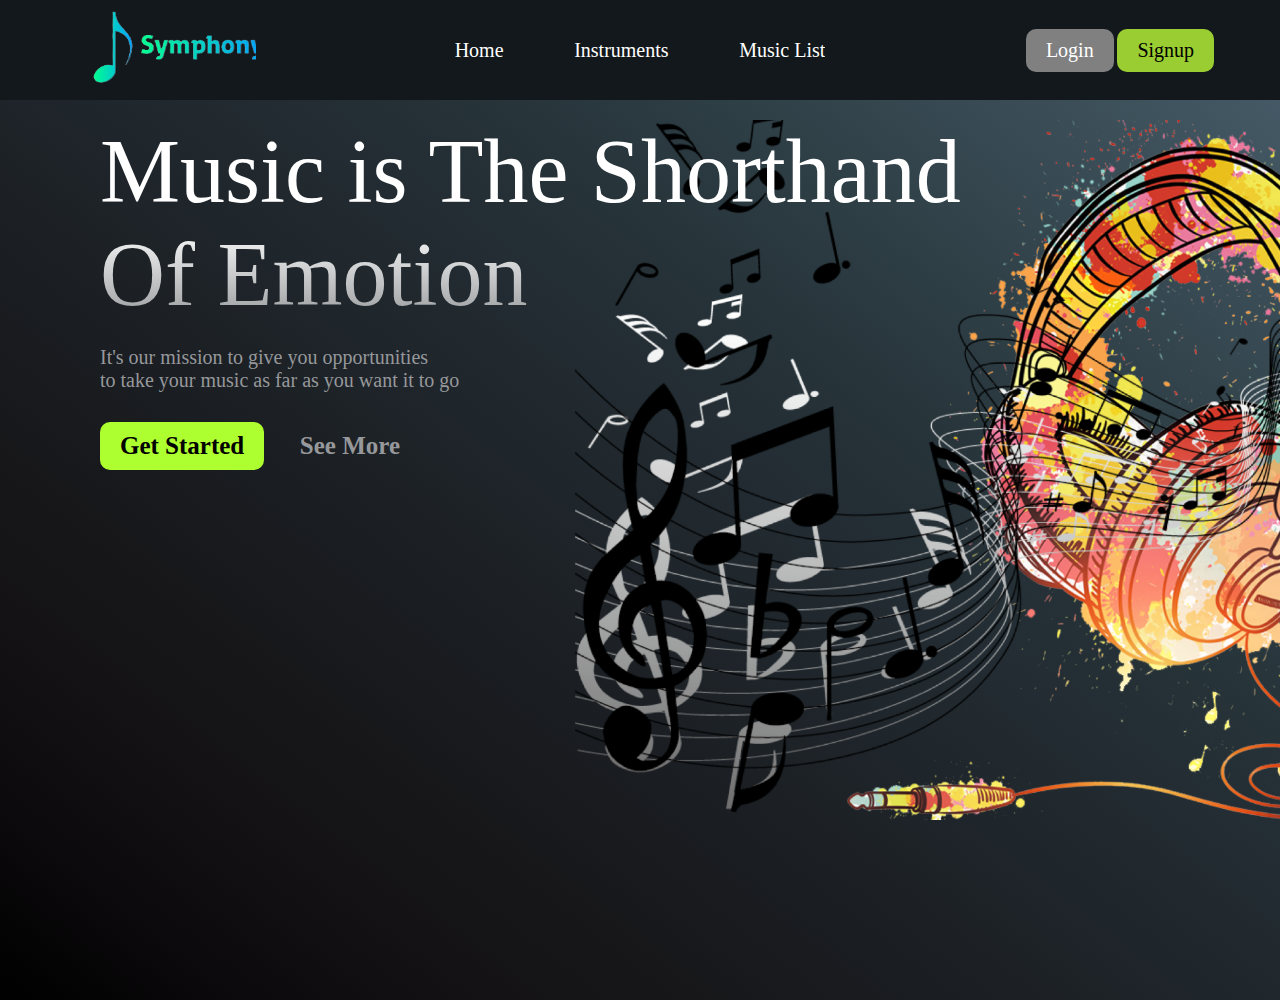
<file: index.html>
<!DOCTYPE html>
<html lang="en">
<head>
    <meta charset="UTF-8">
    <meta name="viewport" content="width=device-width, initial-scale=1.0">
    <title>Document</title>
    <link rel="stylesheet" href="style.css">
    <link
      rel="stylesheet"
      href="https://cdnjs.cloudflare.com/ajax/libs/font-awesome/6.5.1/css/all.min.css"
      integrity="sha512-DTOQO9RWCH3ppGqcWaEA1BIZOC6xxalwEsw9c2QQeAIftl+Vegovlnee1c9QX4TctnWMn13TZye+giMm8e2LwA=="
      crossorigin="anonymous"
      referrerpolicy="no-referrer"
    />
</head>
<body>
    <header>
        <div class="navbar">
            <div class="navlogo"></div>
            <div class="options">
                <div>Home</div>
                <div>Instruments</div>
                <div>Music List</div>
            </div>
            <div class="profile">
                <div class="login">Login</div>
                <div class="Signup">Signup</div>
            </div>
        </div>
    </header>
    <div class="content">
        <div class="hero-img"></div>
        <div class="hero-section">
            <div class="t1">Music is The Shorthand</div>
            <div class="t2">Of Emotion</div>
            <div class="t3">It's our mission to give you opportunities <br>to take your music as far as you want it to go</div>
            <div class="hero-button">
                <div class="get-started">Get Started</div>
                <div class="see-">See More</div>
            </div>
        </div>
    </div>
    
</body>
</html>
</file>
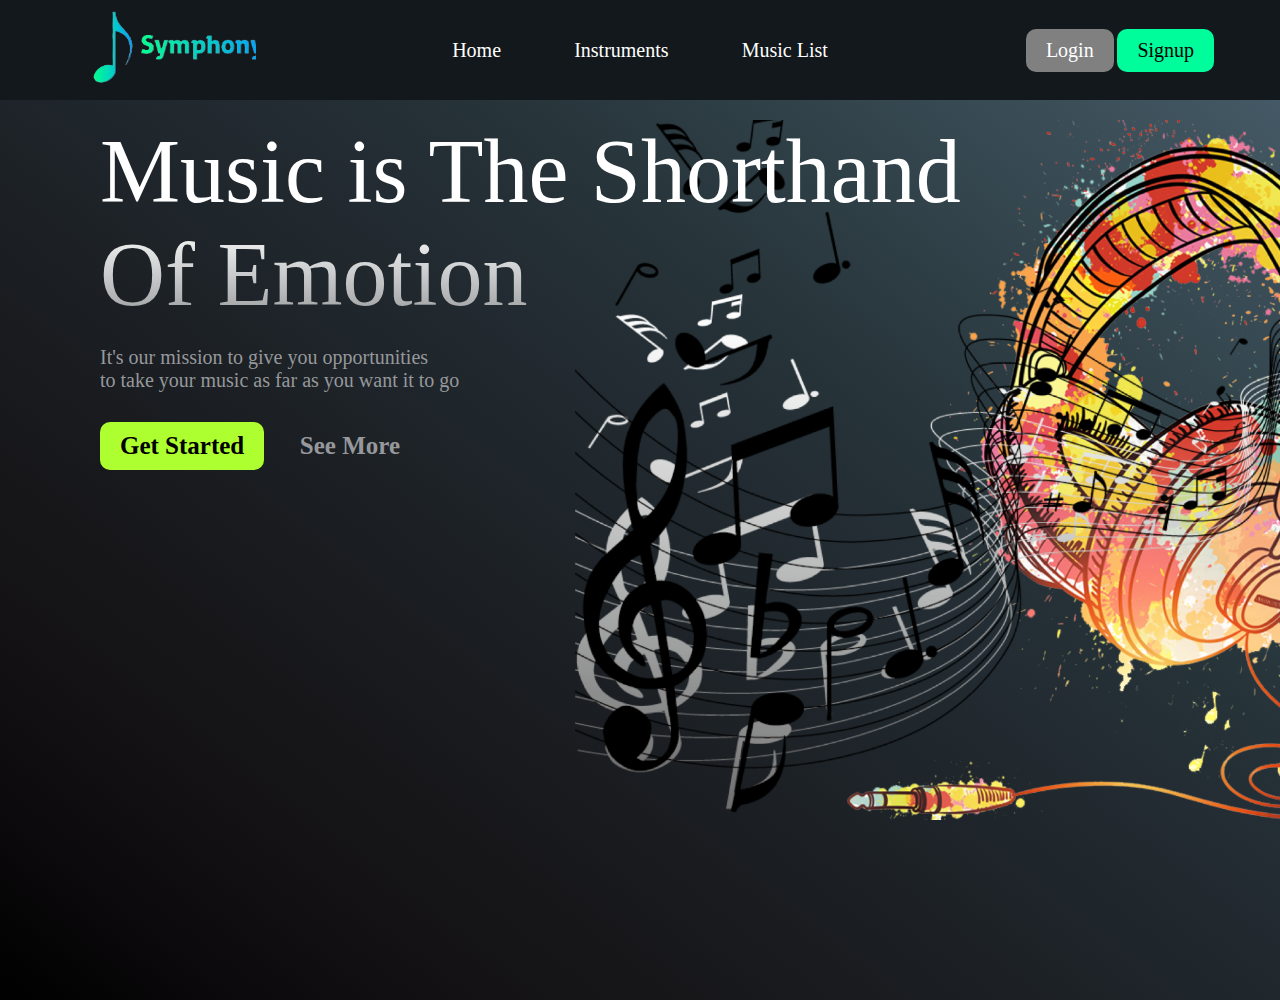
<file: src/index.html>
<!DOCTYPE html>
<html lang="en">
<head>
    <meta charset="UTF-8">
    <meta name="viewport" content="width=device-width, initial-scale=1.0">
    <title>Symphony.in</title>
    <link rel="stylesheet" href="style.css">
    <link
      rel="stylesheet"
      href="https://cdnjs.cloudflare.com/ajax/libs/font-awesome/6.5.1/css/all.min.css"
      integrity="sha512-DTOQO9RWCH3ppGqcWaEA1BIZOC6xxalwEsw9c2QQeAIftl+Vegovlnee1c9QX4TctnWMn13TZye+giMm8e2LwA=="
      crossorigin="anonymous"
      referrerpolicy="no-referrer"
    />
</head>
<body>
    <header>
        <div class="navbar">
            <a href="index.html" id="logo">
                <div class="navlogo"></div>
            </a>            
            <div class="options">
                <a href="index.html" id="hyper" ><div class="individual">Home</div></a>
                <a href="piano.html" id="hyper" ><div class="individual">Instruments</div></a>
                <a href="" id="hyper" ><div class="individual">Music List</div></a>
            </div>
            <div class="profile">
                <div class="login">
                    <a href="login.html" id="hyper" style="color: white;">Login</a>
                </div>
                <div class="Signup">
                    <a href="signup.html" id="hyper" style="color: black;">Signup</a>
                </div>
            </div>
        </div>
    </header>
    <div class="content">
        <div class="hero-img"></div>
        <div class="hero-section">
            <div class="t1">Music is The Shorthand</div>
            <div class="t2">Of Emotion</div>
            <div class="t3">It's our mission to give you opportunities <br>to take your music as far as you want it to go</div>
            <div class="hero-button">
                <div class="get-started">
                    <a href="login.html" id="hyper" style="color: black;">Get Started</a></div>
                <div class="see-">See More</div>
            </div>
        </div>
    </div>
    
</body>
</html>
</file>
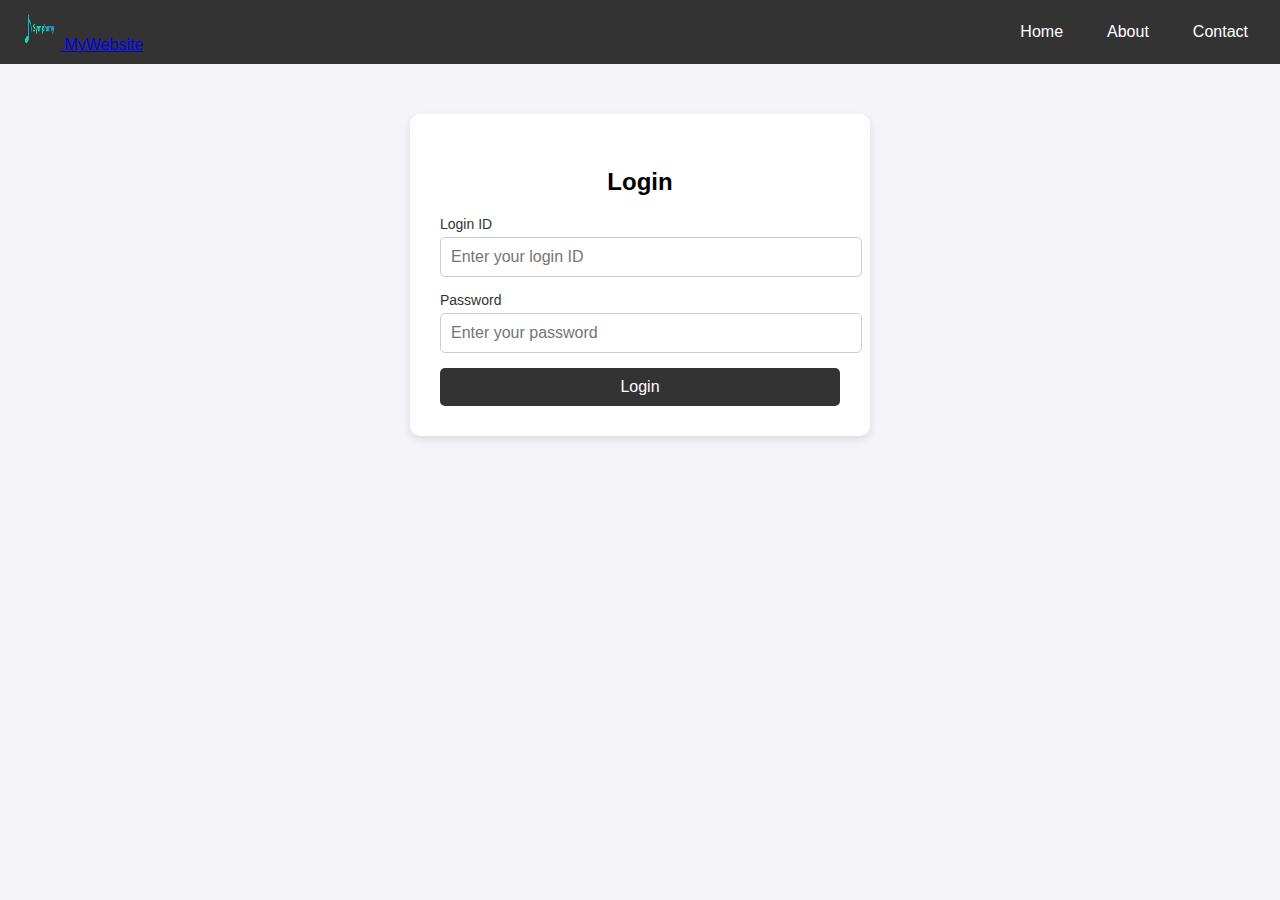
<file: gpt.html>
<!DOCTYPE html>
<html lang="en">
<head>
  <meta charset="UTF-8">
  <meta name="viewport" content="width=device-width, initial-scale=1.0">
  <title>Login Page</title>
  <style>
    body {
      margin: 0;
      padding: 0;
      font-family: Arial, sans-serif;
      background-color: #f4f4f9;
    }

    /* Navbar styling */
    .navbar {
      display: flex;
      justify-content: space-between;
      align-items: center;
      background-color: #333;
      padding: 10px 20px;
      color: white;
    }

    .navbar-brand img {
      width: 40px;
      height: 40px;
    }

    .navbar ul {
      list-style: none;
      margin: 0;
      padding: 0;
      display: flex;
    }

    .navbar ul li {
      margin-left: 20px;
    }

    .navbar ul li a {
      color: white;
      text-decoration: none;
      padding: 8px 12px;
      transition: background-color 0.3s ease;
    }

    .navbar ul li a:hover {
      background-color: #575757;
      border-radius: 5px;
    }

    /* Login form container */
    .login-container {
      max-width: 400px;
      margin: 50px auto;
      padding: 30px;
      background-color: white;
      border-radius: 10px;
      box-shadow: 0px 4px 10px rgba(0, 0, 0, 0.1);
    }

    .login-container h3 {
      text-align: center;
      margin-bottom: 20px;
      font-size: 24px;
    }

    /* Input styling */
    .login-container .form-group {
      margin-bottom: 15px;
    }

    .login-container label {
      display: block;
      margin-bottom: 5px;
      font-size: 14px;
      color: #333;
    }

    .login-container input {
      width: 100%;
      padding: 10px;
      border: 1px solid #ccc;
      border-radius: 5px;
      font-size: 16px;
    }

    /* Button styling */
    .login-container button {
      width: 100%;
      padding: 10px;
      background-color: #333;
      color: white;
      border: none;
      border-radius: 5px;
      font-size: 16px;
      cursor: pointer;
    }

    .login-container button:hover {
      background-color: #575757;
    }
  </style>
</head>
<body>

  <!-- Navbar -->
  <nav class="navbar">
    <a class="navbar-brand" href="#">
      <img src="logo.png" alt="Logo"> MyWebsite
    </a>
    <ul>
      <li><a href="#">Home</a></li>
      <li><a href="#">About</a></li>
      <li><a href="#">Contact</a></li>
    </ul>
  </nav>

  <!-- Login Form -->
  <div class="login-container">
    <h3>Login</h3>
    <form>
      <div class="form-group">
        <label for="loginId">Login ID</label>
        <input type="text" id="loginId" placeholder="Enter your login ID">
      </div>
      <div class="form-group">
        <label for="password">Password</label>
        <input type="password" id="password" placeholder="Enter your password">
      </div>
      <button type="submit">Login</button>
    </form>
  </div>

</body>
</html>
</file>
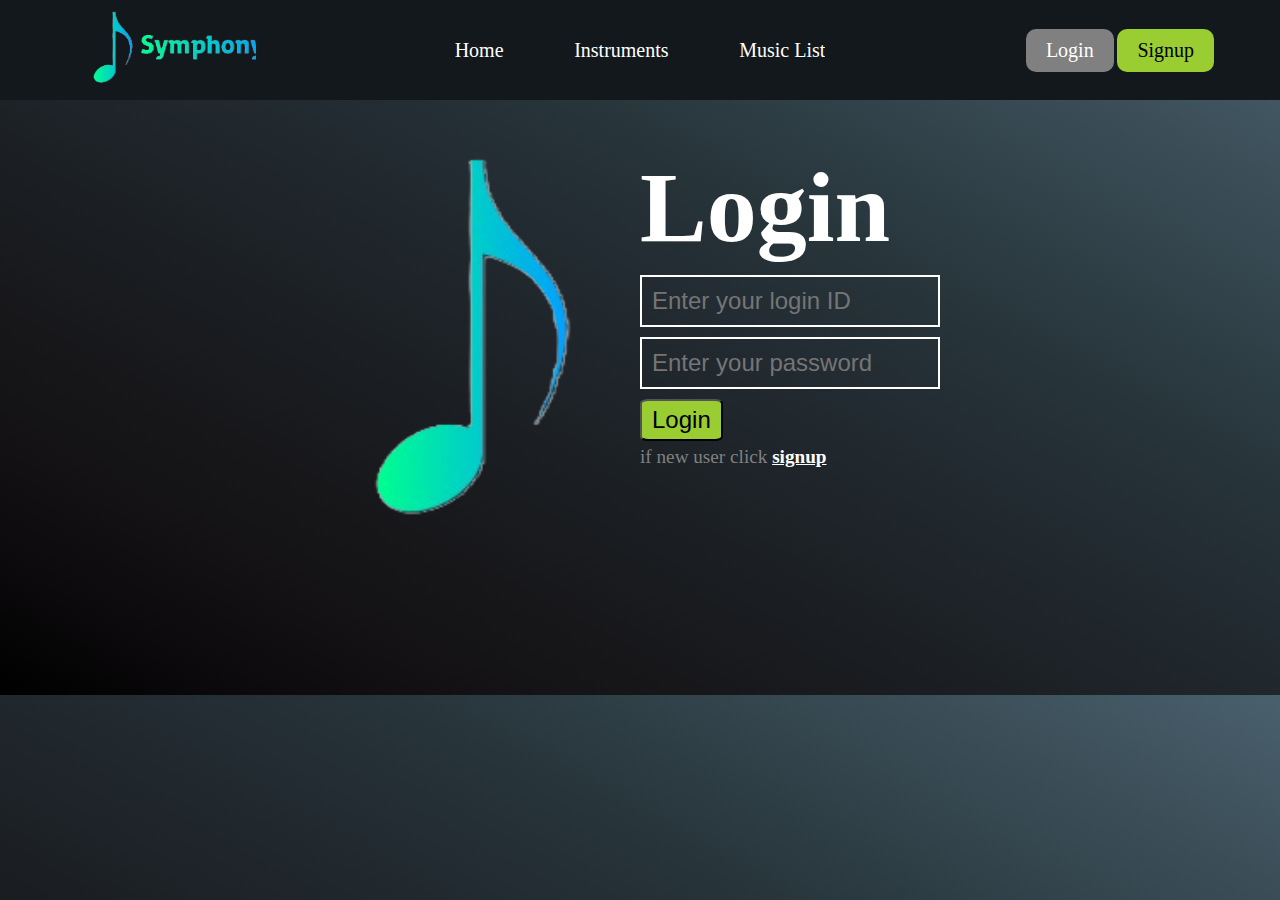
<file: login.html>
<!DOCTYPE html>
<html lang="en">
<head>
    <meta charset="UTF-8">
    <meta name="viewport" content="width=device-width, initial-scale=1.0">
    <title>Login</title>
    <link
      rel="stylesheet"
      href="https://cdnjs.cloudflare.com/ajax/libs/font-awesome/6.5.1/css/all.min.css"
      integrity="sha512-DTOQO9RWCH3ppGqcWaEA1BIZOC6xxalwEsw9c2QQeAIftl+Vegovlnee1c9QX4TctnWMn13TZye+giMm8e2LwA=="
      crossorigin="anonymous"
      referrerpolicy="no-referrer"
    />
    <link rel="stylesheet" href="login_style.css">
</head>
<body>
    <header>
        <div class="navbar">
            <div class="navlogo"></div>
            <div class="options">
                <div>Home</div>
                <div>Instruments</div>
                <div>Music List</div>
            </div>
            <div class="profile">
                <div class="login">Login</div>
                <div class="Signup">Signup</div>
            </div>
        </div>
    </header>
    <div class="home">
        <div class="main">
            <h1>Login</h1>
            <div class="form">
                <form>
                    <div class="form-group">
                      <input type="text" id="loginId" placeholder="Enter your login ID">
                    </div>
                    <div class="form-group">
                      <input type="password" id="password" placeholder="Enter your password">
                    </div>
                    <button type="submit" id="button">Login</button>
                  </form>
                  <p id="para">if new user click 
                      <a id="signup" href="signup.html">signup</a>
                  </p>
            </div>
        </div>
    </div>
</body>
</html>
</file>
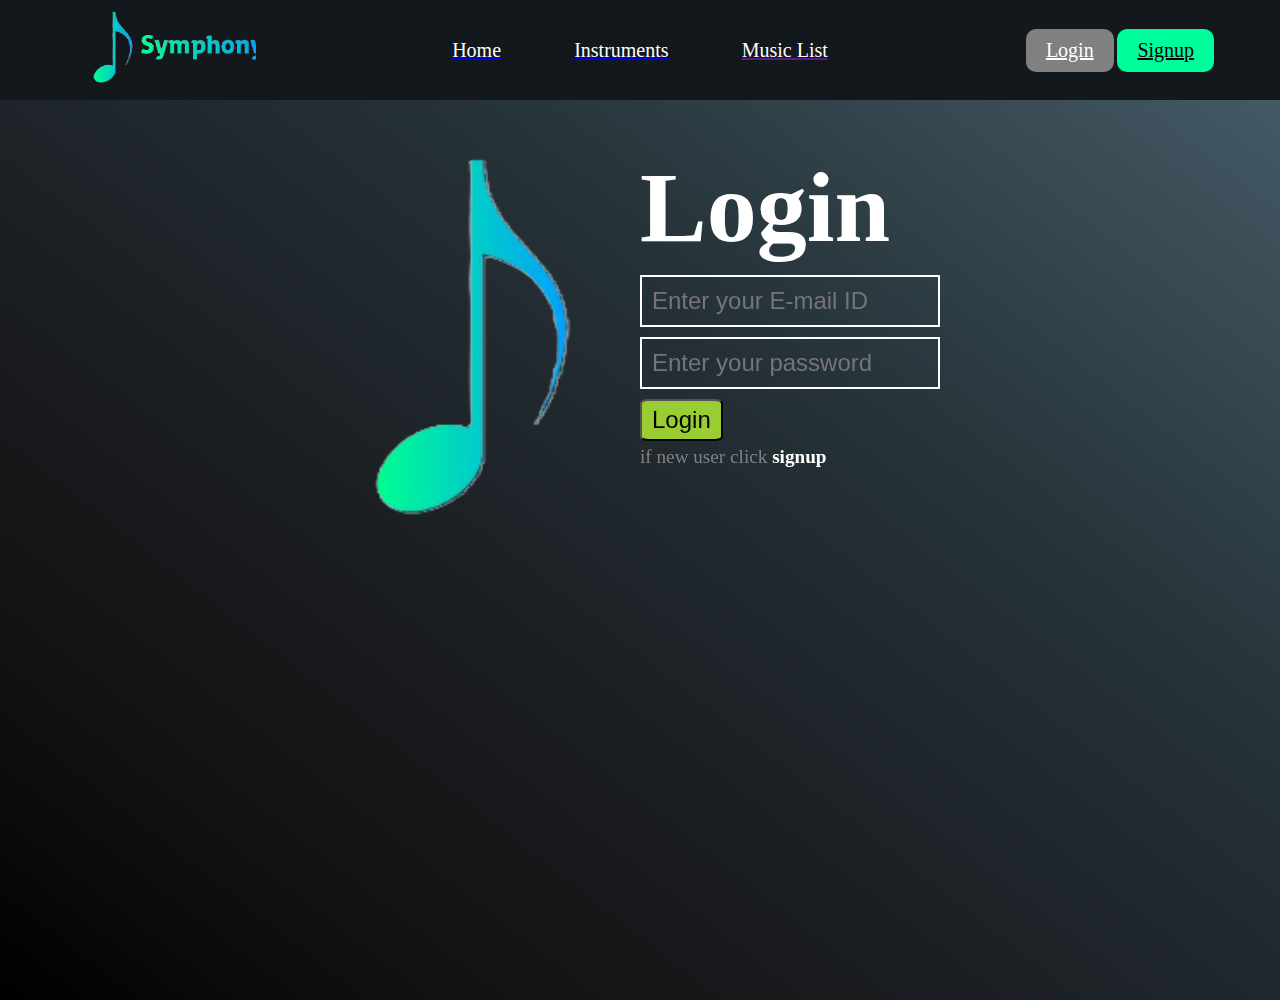
<file: src/login.html>
<!DOCTYPE html>
<html lang="en">
<head>
    <meta charset="UTF-8">
    <meta name="viewport" content="width=device-width, initial-scale=1.0">
    <title>Login</title>
    <link
      rel="stylesheet"
      href="https://cdnjs.cloudflare.com/ajax/libs/font-awesome/6.5.1/css/all.min.css"
      integrity="sha512-DTOQO9RWCH3ppGqcWaEA1BIZOC6xxalwEsw9c2QQeAIftl+Vegovlnee1c9QX4TctnWMn13TZye+giMm8e2LwA=="
      crossorigin="anonymous"
      referrerpolicy="no-referrer"
    />
    <link rel="stylesheet" href="login_style.css">
</head>
<body>
    <header>
        <div class="navbar">
            <a href="index.html" id="logo">
                <div class="navlogo"></div>
            </a>            
            <div class="options">
                <a href="index.html" id="hyper" ><div class="individual">Home</div></a>
                <a href="piano.html" id="hyper" ><div class="individual">Instruments</div></a>
                <a href="" id="hyper" ><div class="individual">Music List</div></a>
            </div>
            <div class="profile">
                <div class="login">
                    <a href="login.html" id="hyper" style="color: white;">Login</a>
                </div>
                <div class="Signup">
                    <a href="signup.html" id="hyper" style="color: black;">Signup</a>
                </div>
            </div>
        </div>
    </header>
    <div class="home">
        <div class="main">
            <h1>Login</h1>
            <div class="form">
                <form>
                    <div class="form-group">
                      <input type="text" id="loginId" placeholder="Enter your E-mail ID">
                    </div>
                    <div class="form-group">
                      <input type="password" id="password" placeholder="Enter your password">
                    </div>
                    <button type="submit" id="button">Login</button>
                  </form>
                  <p id="para">if new user click 
                      <a id="signup" href="signup.html">signup</a>
                  </p>
            </div>
        </div>
    </div>
</body>
</html>
</file>
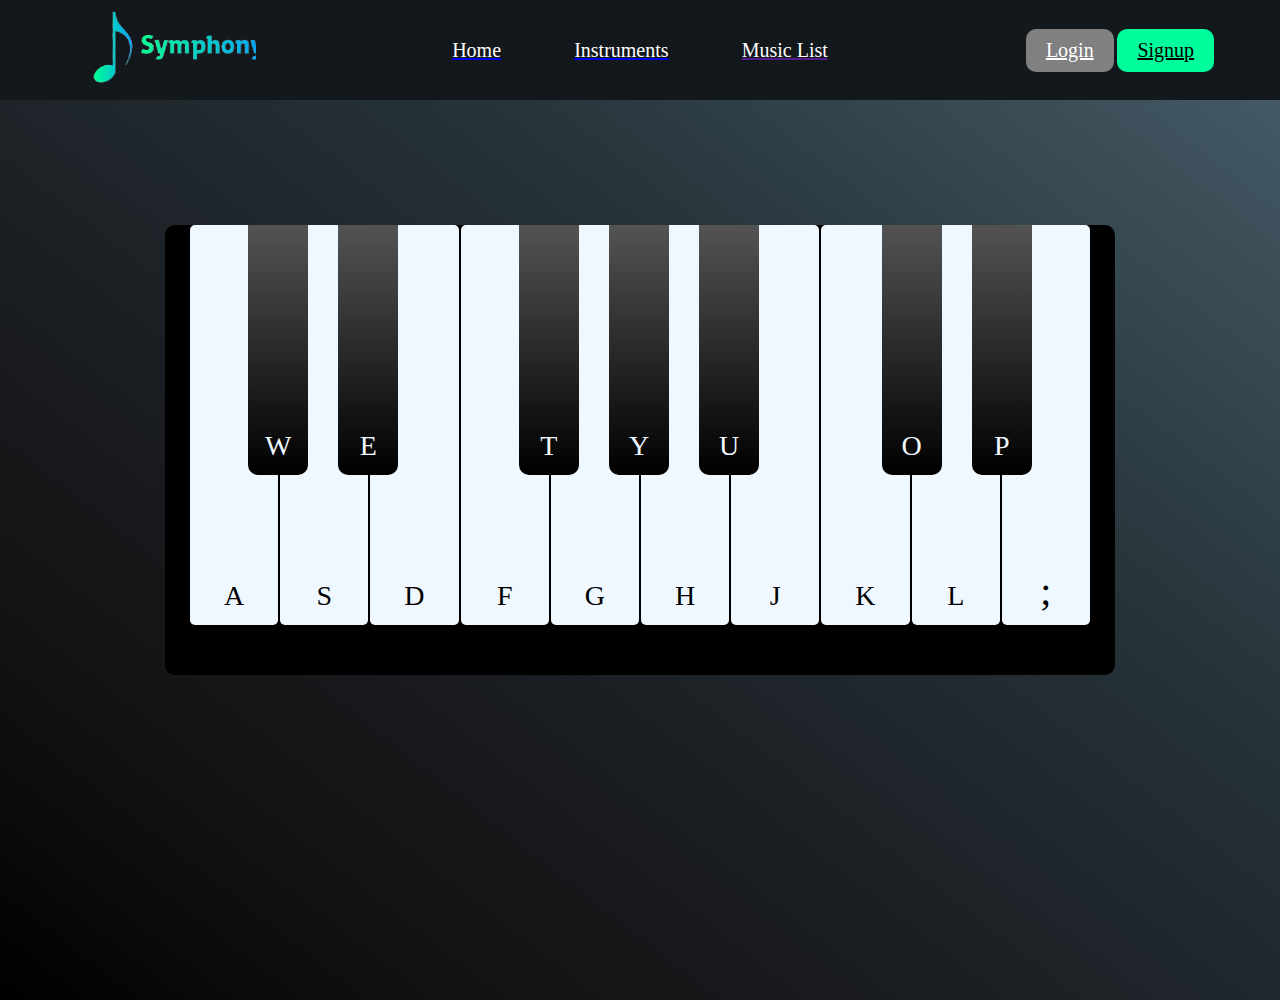
<file: src/piano.html>
<!DOCTYPE html>
<html lang="en">
<head>
    <meta charset="UTF-8">
    <meta name="viewport" content="width=device-width, initial-scale=1.0">
    <title>Piano</title>
    <link rel="stylesheet" href="piano_style.css">
    <script src="script2.js" defer></script>
</head>
<body>
    <header>
        <div class="navbar">
            <a href="index.html" id="logo">
                <div class="navlogo"></div>
            </a>            
            <div class="options">
                <a href="index.html" id="hyper" ><div class="individual">Home</div></a>
                <a href="piano.html" id="hyper" ><div class="individual">Instruments</div></a>
                <a href="" id="hyper" ><div class="individual">Music List</div></a>
            </div>
            <div class="profile">
                <div class="login">
                    <a href="login.html" id="hyper" style="color: white;">Login</a>
                </div>
                <div class="Signup">
                    <a href="signup.html" id="hyper" style="color: black;">Signup</a>
                </div>
            </div>
        </div>
    </header>

    <div class="main">
        <div class="container">
            <div class="keypad">
                <div class="white key" data-key="a">a</div>
                <div class="white key" data-key="s">s</div>
                <div class="white key" data-key="d">d</div>
                <div class="white key" data-key="f">f</div>
                <div class="white key" data-key="g">g</div>
                <div class="white key" data-key="h">h</div>
                <div class="white key" data-key="j">j</div>
                <div class="white key" data-key="k">k</div>
                <div class="white key" data-key="l">l</div>
                <div class="white key" data-key=";">;</div>
                <div class="spkey key spkey1" data-key="w">w</div>
                <div class="spkey key spkey2" data-key="e">e</div>
                <div class="spkey key spkey3" data-key="t">t</div>
                <div class="spkey key spkey4" data-key="y">y</div>
                <div class="spkey key spkey5" data-key="u">u</div>
                <div class="spkey key spkey6" data-key="o">o</div>
                <div class="spkey key spkey7" data-key="p">p</div>
            </div>
        </div>
    </div>

    
    <!-- <script src="script.js"></script> -->
</body>
</html>
</file>
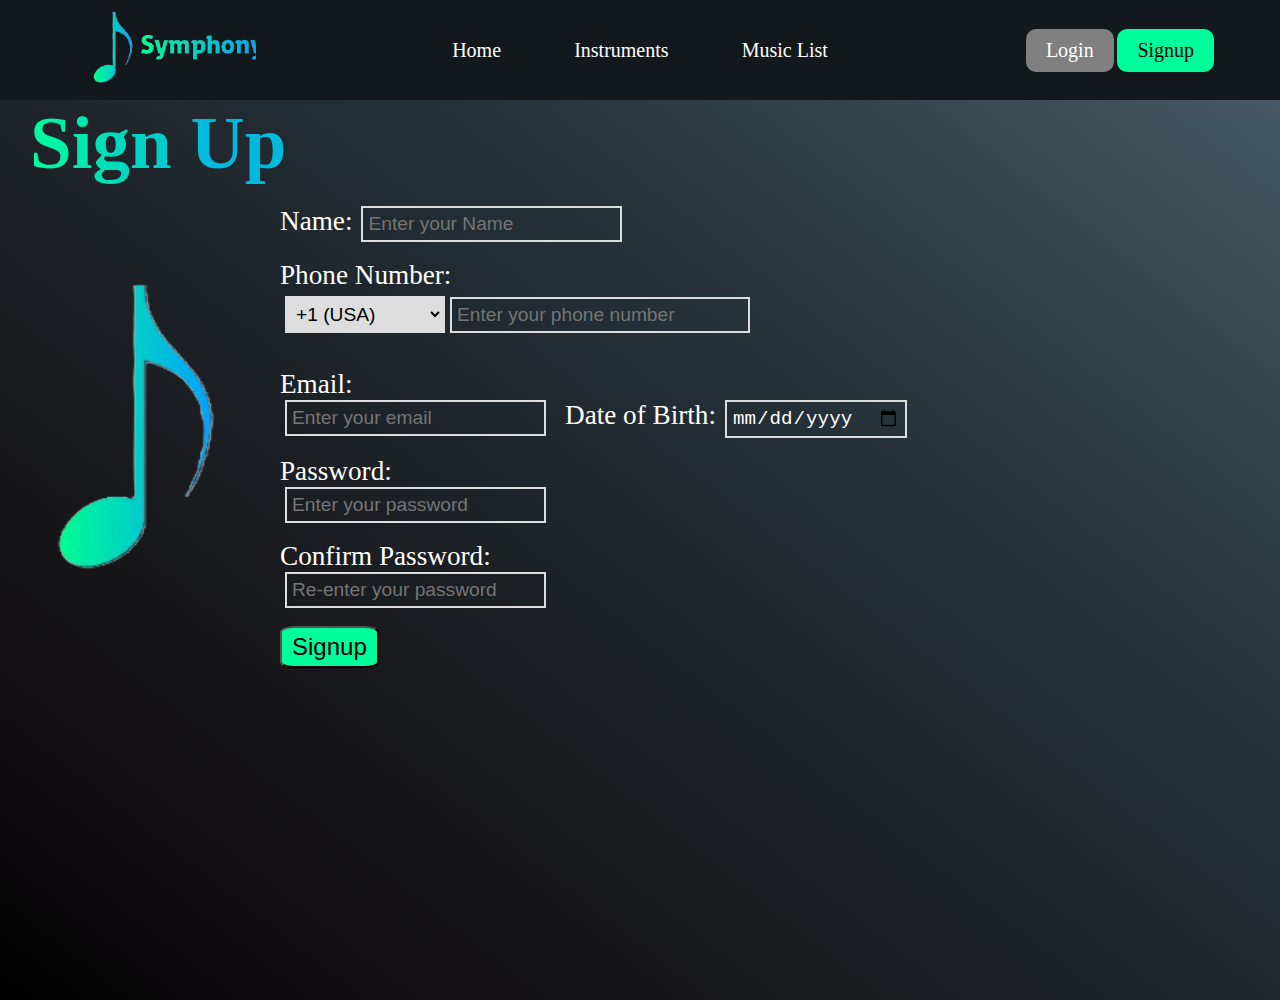
<file: src/signup.html>
<!DOCTYPE html>
<html lang="en">
<head>
    <meta charset="UTF-8">
    <meta name="viewport" content="width=device-width, initial-scale=1.0">
    <title>Signup</title>
    <link rel="stylesheet" href="Signup_style.css">
    <link
      rel="stylesheet"
      href="https://cdnjs.cloudflare.com/ajax/libs/font-awesome/6.5.1/css/all.min.css"
      integrity="sha512-DTOQO9RWCH3ppGqcWaEA1BIZOC6xxalwEsw9c2QQeAIftl+Vegovlnee1c9QX4TctnWMn13TZye+giMm8e2LwA=="
      crossorigin="anonymous"
      referrerpolicy="no-referrer"
    />
</head>
<body>
    <header>
        <div class="navbar">
            <a href="index.html" id="logo">
                <div class="navlogo"></div>
            </a>            
            <div class="options">
                <a href="index.html" id="hyper" ><div class="individual">Home</div></a>
                <a href="piano.html" id="hyper" ><div class="individual">Instruments</div></a>
                <a href="" id="hyper" ><div class="individual">Music List</div></a>
            </div>
            <div class="profile">
                <div class="login">
                    <a href="login.html" id="hyper" style="color: white;">Login</a>
                </div>
                <div class="Signup">
                    <a href="signup.html" id="hyper" style="color: black;">Signup</a>
                </div>
            </div>
        </div>
    </header>
    <h2>Sign Up</h2>
<div class="main">
    <div class="logo_only"></div>
    <div class="form">        
        <!-- Sign-up form -->
        <form action="/submit_signup" method="post">
          <!--  Name Input -->
          <label for="name" id="label">Name:</label>
          <input class="input" type="text" id="name" name="name" placeholder="Enter your Name" required>
          <br><br>
      
          <!-- Phone Number with Country Code -->
          <label for="phone" id="label">Phone Number:</label><br>
          <div style="display: flex; align-items: center;">
            <select class="input" id="countryCode" name="countryCode" required style="color: black; background-color: #dddddd; margin-top: 5px;">
              <option value="+1">+1 (USA)</option>
              <option value="+44">+44 (UK)</option>
              <option value="+91">+91 (India)</option>
              <option value="+61">+61 (Australia)</option>
              <option value="+81">+81 (Japan)</option>
              <!-- Add more country codes as needed -->
            </select>
            <input class="input" type="number" id="phone" name="phone" placeholder="Enter your phone number"  required  >
          </div><br><br>
      
          <!-- Email Input -->
          <label for="email" id="label">Email:</label><br>
          <input class="input" type="email" id="email" name="email" placeholder="Enter your email" required>
      
          <!-- Date of Birth Input -->
          <label for="dob" id="label" class="dob">Date of Birth:</label>
          <input class="input" type="date" id="dob" name="dob" required><br><br>
      
          <!-- Password Input -->
          <label for="password" id="label">Password:</label><br>
          <input class="input" type="password" id="password" name="password" placeholder="Enter your password" required><br><br>
      
          <!-- Confirm Password Input -->
          <label for="confirm_password" id="label">Confirm Password:</label><br>
          <input class="input" type="password" id="confirm_password" name="confirm_password" placeholder="Re-enter your password" required><br><br>
      
          <!-- Submit Button -->
          <button class="signup_button">Signup</button>
        </form>
    </div>
</div>
</body>
</html>
</file>
<file: style.css>
*{
    padding: 0;
    margin: 0;
    box-sizing: border-box;
    overflow-x: hidden;
    
}
body{
    height: 1000px;
    width: 100%;
    background-image: linear-gradient(to right top, #000000, #0b090b, #131114, #17171a, #1a1d21, #1e2429, #222b31, #263339, #2e3e45, #374952, #40545f, #49606d); 
}
.navbar{
    width: 100%;
    height: 100px;
    display: flex;
    align-items: center;
    justify-content: space-around;
    color: white;
    background-color: #12181b;
    position:fixed;
    
}
.navlogo{
    width: 15%;
    height: 100%;
    background-image: url("logo.png");
    background-size: cover;
}
.options{
    width: 40%;
    display: flex;
    justify-content: space-evenly;
    align-items: center;
    font-size: 20px;
}
.profile{
    width: 15%;
    display: flex;
    justify-content: space-around;
    font-size: 20px;

}
.Signup{
    padding-top: 10px;
    padding-bottom:10px;
    padding-left: 20px;
    padding-right: 20px;
    background-color: yellowgreen;
    border-radius: 10px;
    color: black;
}
.login{
    padding-top: 10px;
    padding-bottom:10px;
    padding-left: 20px;
    padding-right: 20px;
    background-color: grey;
    border-radius: 10px;
}
.content{
    margin-top: 120px;
    margin-left: 100px;
    height: 500px;
    width: 100%;
}
.t1{
    font-size: 90px;
    color: white;
    font-weight: 500;
}
.t2{
    font-size: 90px;
  background: -webkit-linear-gradient(white, #939698);
  -webkit-background-clip: text;
  -webkit-text-fill-color: transparent;
  font-weight: 500;
}
.t3{
    margin-top: 20px;
    font-size: 20px;
    color: #96989b;
}
.hero-button{
    margin-top: 30px;
    width: 300px;
    display: flex;
    align-items: center;
    justify-content: space-between;
    font-size: 25px;
    color: #96989b;
    font-weight: 600;
}
.get-started{
    padding-top: 10px;
    padding-bottom: 10px;
    padding-left: 20px;
    padding-right: 20px;
    background-color: greenyellow;
    border-radius: 10px;
    color: black;
}
.hero-img{
    transform: translateX(450px);
    height: 700px;
    width: 1000px;
    position:absolute;
    background-image: url("New\ Project.png");
    background-repeat: no-repeat;
    background-size: cover;
    z-index: -10;
}
</file>
<file: src/style.css>
*{
    padding: 0;
    margin: 0;
    box-sizing: border-box;
    overflow-x: hidden;
    user-select: none;
}
body{
    height: 1000px;
    width: 100%;
    background-image: linear-gradient(to right top, #000000, #0b090b, #131114, #17171a, #1a1d21, #1e2429, #222b31, #263339, #2e3e45, #374952, #40545f, #49606d); 
}
.navbar{
    width: 100%;
    height: 100px;
    display: flex;
    align-items: center;
    justify-content: space-around;
    color: white;
    background-color: #12181b;
    position:fixed;
    
}
#logo{
    width: 15%;
    height: 100%;
}
.navlogo{
    width: 100%;
    height: 100%;
    background-image: url("../resources/logo.png");
    background-size: cover;
}
.options{
    width: 40%;
    display: flex;
    justify-content: space-evenly;
    align-items: center;
    font-size: 20px;
    padding: 10px   ;
}
.individual{
    padding: 10px;
    padding-left:15px;
    padding-right:15px;
    border-radius: 20%;
    color: white
}
.individual:hover{
    background-color: rgba(0, 0, 0, 0.5);
    color: #00fd9b;
}
.profile{
    width: 15%;
    display: flex;
    justify-content: space-around;
    font-size: 20px;
}
.login{
    padding-top: 10px;
    padding-bottom:10px;
    padding-left: 20px;
    padding-right: 20px;
    background-color: grey;
    border-radius: 10px;
}
.login:hover{
    background-color:#01b9dd;
}
.Signup{
    padding-top: 10px;
    padding-bottom:10px;
    padding-left: 20px;
    padding-right: 20px;
    background-color: #00fd9b;
    border-radius: 10px;
    color: black;
}
.Signup:hover{
    background-color:#01b9dd;
    color: white;
}

.content{
    margin-top: 120px;
    margin-left: 100px;
    height: 500px;
    width: 100%;
}
.t1{
    font-size: 90px;
    color: white;
    font-weight: 500;
}
.t2{
    font-size: 90px;
  background: -webkit-linear-gradient(white, #939698);
  -webkit-background-clip: text;
  -webkit-text-fill-color: transparent;
  font-weight: 500;
}
.t3{
    margin-top: 20px;
    font-size: 20px;
    color: #96989b;
}
.hero-button{
    margin-top: 30px;
    width: 300px;
    display: flex;
    align-items: center;
    justify-content: space-between;
    font-size: 25px;
    color: #96989b;
    font-weight: 600;
}
.get-started{
    padding-top: 10px;
    padding-bottom: 10px;
    padding-left: 20px;
    padding-right: 20px;
    background-color: greenyellow;
    border-radius: 10px;
    color: black;
}
.get-started:hover{
    background-color:#01b9dd;
}
.hero-img{
    transform: translateX(450px);
    height: 700px;
    width: 1000px;
    position:absolute;
    background-image: url("../resources/New Project.png");
    background-repeat: no-repeat;
    background-size: cover;
    z-index: -10;
}
#hyper{
    text-decoration: none;
}
</file>
<file: login_style.css>
*{
    padding: 0;
    margin: 0;
    box-sizing: border-box;
    overflow-x: hidden;
    
}
body{
    height: 695px;
    width: 100%;
    background-image: linear-gradient(to right top, #000000, #0b090b, #131114, #17171a, #1a1d21, #1e2429, #222b31, #263339, #2e3e45, #374952, #40545f, #49606d); 
}
.navbar{
    width: 100%;
    height: 100px;
    display: flex;
    align-items: center;
    justify-content: space-around;
    color: white;
    background-color: #12181b;
    position: fixed;
    
}
.navlogo{
    width: 15%;
    height: 100%;
    background-image: url("logo.png");
    background-size: cover;
}
.options{
    width: 40%;
    display: flex;
    justify-content: space-evenly;
    align-items: center;
    font-size: 20px;
}
.profile{
    width: 15%;
    display: flex;
    justify-content: space-around;
    font-size: 20px;

}
.Signup{
    padding-top: 10px;
    padding-bottom:10px;
    padding-left: 20px;
    padding-right: 20px;
    background-color: yellowgreen;
    border-radius: 10px;
    color: black;
}
.login{
    padding-top: 10px;
    padding-bottom:10px;
    padding-left: 20px;
    padding-right: 20px;
    background-color: grey;
    border-radius: 10px;
}
.home{
    display: flex;
    align-items: center;
    justify-content: center;
}
.main{
    z-index: +10;
    margin-top: 100px;
    height: 500px;
    /* background-color: white; */
    background-image: url("logo_only.png");
    background-size: contain;
    background-repeat: no-repeat;
}
h1{
    margin-left: 300px;
    margin-top: 50px;
    color: white;
    font-size: 100px;
}
.form{
    margin-top: 10px;
    margin-left: 300px;
    font-size: 20px;
}
#loginId{
    width: 300px;
    padding:10px;
    font-size: 1.5rem;
    background-color: transparent;
    border: 2px solid white;
    color: white; 
    margin-bottom: 10px;   
}
#password{
    width: 300px;
    padding:10px;
    font-size: 1.5rem;
    background-color: transparent;
    border: 2px solid white;
    color: white;   
    margin-bottom: 10px;
}
#button{
    background-color: yellowgreen;
    /* margin-left: 90px; */
    padding-left: 10px;
    padding-right: 10px;
    padding-top: 5px;
    padding-bottom: 5px;
    font-size: 1.5rem;
    border-radius: 10%;
    margin-bottom: 5px;
}
#para{
    color: grey;
    font-size: 1.2rem;
}
#signup{
    color: white;
    font-weight: 700;
}
</file>
<file: src/login_style.css>
*{
    padding: 0;
    margin: 0;
    box-sizing: border-box;
    overflow-x: hidden;
    user-select: none;
    
}
body{
    height: 1000px;
    width: 100%;
    background-image: linear-gradient(to right top, #000000, #0b090b, #131114, #17171a, #1a1d21, #1e2429, #222b31, #263339, #2e3e45, #374952, #40545f, #49606d); 
}
.navbar{
    width: 100%;
    height: 100px;
    display: flex;
    align-items: center;
    justify-content: space-around;
    color: white;
    background-color: #12181b;
    position:fixed;
    
}
#logo{
    width: 15%;
    height: 100%;
}
.navlogo{
    width: 100%;
    height: 100%;
    background-image: url("../resources/logo.png");
    background-size: cover;
}
.options{
    width: 40%;
    display: flex;
    justify-content: space-evenly;
    align-items: center;
    font-size: 20px;
    padding: 10px   ;
}
.individual{
    padding: 10px;
    padding-left:15px;
    padding-right:15px;
    border-radius: 20%;
    color: white
}
.individual:hover{
    background-color: rgba(0, 0, 0, 0.5);
    color: #00fd9b;
}
.profile{
    width: 15%;
    display: flex;
    justify-content: space-around;
    font-size: 20px;
}
.login{
    padding-top: 10px;
    padding-bottom:10px;
    padding-left: 20px;
    padding-right: 20px;
    background-color: grey;
    border-radius: 10px;
}
.login:hover{
    background-color:#01b9dd;
}
.Signup{
    padding-top: 10px;
    padding-bottom:10px;
    padding-left: 20px;
    padding-right: 20px;
    background-color: #00fd9b;
    border-radius: 10px;
    color: black;
}
.Signup:hover{
    background-color:#01b9dd;
    color: white;
}

.home{
    display: flex;
    align-items: center;
    justify-content: center;
}
.main{
    z-index: +10;
    margin-top: 100px;
    height: 500px;
    /* background-color: white; */
    background-image: url("../resources/logo_only.png");
    background-size: contain;
    background-repeat: no-repeat;
}
h1{
    margin-left: 300px;
    margin-top: 50px;
    color: white;
    font-size: 100px;
}
h1:hover{
    cursor: default;
}
.form{
    margin-top: 10px;
    margin-left: 300px;
    font-size: 20px;
}
#loginId{
    width: 300px;
    padding:10px;
    font-size: 1.5rem;
    background-color: transparent;
    border: 2px solid white;
    color: #01b9dd;
    margin-bottom: 10px;   
}
#password{
    width: 300px;
    padding:10px;
    font-size: 1.5rem;
    background-color: transparent;
    border: 2px solid white;
    color: #00fd9b;   
    margin-bottom: 10px;
}
#button{
    background-color: yellowgreen;
    /* margin-left: 90px; */
    padding-left: 10px;
    padding-right: 10px;
    padding-top: 5px;
    padding-bottom: 5px;
    font-size: 1.5rem;
    border-radius: 10%;
    margin-bottom: 5px;
}
#button:hover{
    background-color: #01b9dd;
}
#para{
    color: grey;
    font-size: 1.2rem;
}
#signup{
    color: white;
    font-weight: 700;
    text-decoration: none;
}
</file>
<file: src/piano_style.css>
*{
    margin: 0;
    padding: 0;
    /* font-family: 'Gill Sans', 'Gill Sans MT', Calibri, 'Trebuchet MS', sans-serif; */
    box-sizing: border-box;
    padding: 0;
    margin: 0;
    box-sizing: border-box;
    overflow-x: hidden;
    user-select: none;
}

body{
    background-color:cadetblue;
    height: 1000px;
    width: 100%;
    background-image: linear-gradient(to right top, #000000, #0b090b, #131114, #17171a, #1a1d21, #1e2429, #222b31, #263339, #2e3e45, #374952, #40545f, #49606d); 
}
.navbar{
    width: 100%;
    height: 100px;
    display: flex;
    align-items: center;
    justify-content: space-around;
    color: white;
    background-color: #12181b;
    position:fixed;
    
}
#logo{
    width: 15%;
    height: 100%;
}
.navlogo{
    width: 100%;
    height: 100%;
    background-image: url("../resources/logo.png");
    background-size: cover;
}
.options{
    width: 40%;
    display: flex;
    justify-content: space-evenly;
    align-items: center;
    font-size: 20px;
    padding: 10px   ;
}
.individual{
    padding: 10px;
    padding-left:15px;
    padding-right:15px;
    border-radius: 20%;
    color: white
}
.individual:hover{
    background-color: rgba(0, 0, 0, 0.5);
    color: #00fd9b;
}
.profile{
    width: 15%;
    display: flex;
    justify-content: space-around;
    font-size: 20px;
}

.main{
    width: 100vw;
    height: 100vh;
    display: flex;
    justify-content: center;
    align-items: center;
}

.container{
    width: 950px;
    height: 450px;
    background-color: black;
    border-radius: 10px;
    display: flex;
    justify-content: center;
    /* align-items: center; */
    flex-wrap: wrap;
}



.keypad{
    width: 900px;
    height: 400px;
    /* background-color: red; */
    display: grid;
    /* justify-content: center;
    align-items: center; */
    grid-template-columns: 1fr 1fr 1fr 1fr 1fr 1fr 1fr 1fr 1fr 1fr;
    grid-template-rows: 400px;
    column-gap: 2px;
    position: relative;
}

.white{
    width: 88.2px;
    height: 400px;
    background-color: aliceblue;
    border-radius: 5px;
    cursor: pointer;
    display: flex;
    justify-content: center;
    align-items: end;
    font-size: 40px;
    padding-bottom: 10px;
    font-variant: small-caps;

}

.white:active{
    background-color: rgb(198, 199, 199);
}

.key{
    -webkit-user-select: none;
    -khtml-user-select: none;
    -moz-user-select: none;
    -o-user-select: none;
    user-select: none;
}
.spkey{
    width: 60px;
    height: 250px;
    position: absolute;
    /* background-color: red; */
    background: linear-gradient(rgb(83, 83, 83), rgb(0, 0, 0));
    top: 0px;
    border-bottom-left-radius: 10px;
    border-bottom-right-radius: 10px;
    cursor: pointer;
    display: flex;
    justify-content: center;
    align-items: end;
    color: aliceblue;
    font-variant: small-caps;
    font-size: 40px;
    padding-bottom: 10px;
}

.spkey:active{
    background: linear-gradient(rgb(83, 83, 83), rgb(52, 52, 52));
    
}

.spkey1{
    
    left: 58.2px;

}

.spkey2{
    left: 148.4px;
}

.spkey3{
   left: 328.8px;
}

.spkey4{
    left: 419px;
}

.spkey5{
    left: 509.2px;
}

.spkey6{
    left: 691.6px;
}

.spkey7{
    right: 58.2px;
}

.login{
    padding-top: 10px;
    padding-bottom:10px;
    padding-left: 20px;
    padding-right: 20px;
    background-color: grey;
    border-radius: 10px;
}
.login:hover{
    background-color:#01b9dd;
}
.Signup{
    padding-top: 10px;
    padding-bottom:10px;
    padding-left: 20px;
    padding-right: 20px;
    background-color: #00fd9b;
    border-radius: 10px;
    color: black;
}
.Signup:hover{
    background-color:#01b9dd;
    color: white;
}
</file>
<file: src/Signup_style.css>
*{
    padding: 0;
    margin: 0;
    box-sizing: border-box;
    overflow-x: hidden;
    user-select: none;
    
}
a{
    text-decoration: none;
}
body{
    height: 1000px;
    width: 100%;
    background-image: linear-gradient(to right top, #000000, #0b090b, #131114, #17171a, #1a1d21, #1e2429, #222b31, #263339, #2e3e45, #374952, #40545f, #49606d); 
}
.navbar{
    width: 100%;
    height: 100px;
    display: flex;
    align-items: center;
    justify-content: space-around;
    color: white;
    background-color: #12181b;
    position:fixed;
    
}
#logo{
    width: 15%;
    height: 100%;
}
.navlogo{
    width: 100%;
    height: 100%;
    background-image: url("../resources/logo.png");
    background-size: cover;
}
.options{
    width: 40%;
    display: flex;
    justify-content: space-evenly;
    align-items: center;
    font-size: 20px;
    padding: 10px   ;
}
.individual{
    padding: 10px;
    padding-left:15px;
    padding-right:15px;
    border-radius: 20%;
    color: white
}
.individual:hover{
    background-color: rgba(0, 0, 0, 0.5);
    color: #00fd9b;
}
.profile{
    width: 15%;
    display: flex;
    justify-content: space-around;
    font-size: 20px;
}
.login{
    padding-top: 10px;
    padding-bottom:10px;
    padding-left: 20px;
    padding-right: 20px;
    background-color: grey;
    border-radius: 10px;
}
.login:hover{
    background-color:#01b9dd;
}
.Signup{
    padding-top: 10px;
    padding-bottom:10px;
    padding-left: 20px;
    padding-right: 20px;
    background-color: #00fd9b;
    border-radius: 10px;
    color: black;
}
.Signup:hover{
    background-color:#01b9dd;
    color: white;
}

h2{
    margin-top: 100px;
    margin-left: 30px;
    font-size: 75px;
    background: linear-gradient(to right,#00fd9b,#01b9dd,#01b9dd,#01b9dd,#01b9dd,#01b9dd,#01b9dd,#01b9dd);
      -webkit-background-clip: text;
      -webkit-text-fill-color: transparent;
      margin-bottom: 20px;
}
.main{
    /* margin-top: 100px; */
    margin-left: 30px;
    display: flex;
    justify-content: space-between;
    align-items: center;
}
.logo_only{
    background-image: url("../resources/logo_only.png");
    height: 400px;
    width: 20%;
    background-repeat: no-repeat;
    background-size: contain;
}
.form{
    /* height: 1000px; */
    width: 80%;
}
#label{
    font-size: 1.7rem;
    color: white;
}
.input{
    padding: 5px;
    margin-left:5px;
    font-size: 1.2rem;
    background-color: transparent;
    border: 2px solid #dddddd;
    color: white;
    outline: none
}
#phone{
    width: 300px;
    color: white;
    margin-top: 5px;
}
input::-webkit-outer-spin-button,
    input::-webkit-inner-spin-button {
        -webkit-appearance: none;
        margin: 0;
    }
.dob{
    margin-left: 15px;
}
#dob{
    color: white;
}
#password{
    color: white;
}
#confirm_password{
    color: white;
}
.signup_button{
    font-size: 1.5rem;
    padding: 5px;
    padding-left: 10px;
    padding-right: 10px;
    border-radius: 15%;
    background-color: #00fd9b;
}
.signup_button:hover{
    background-color: #01b9dd;
}
</file>
